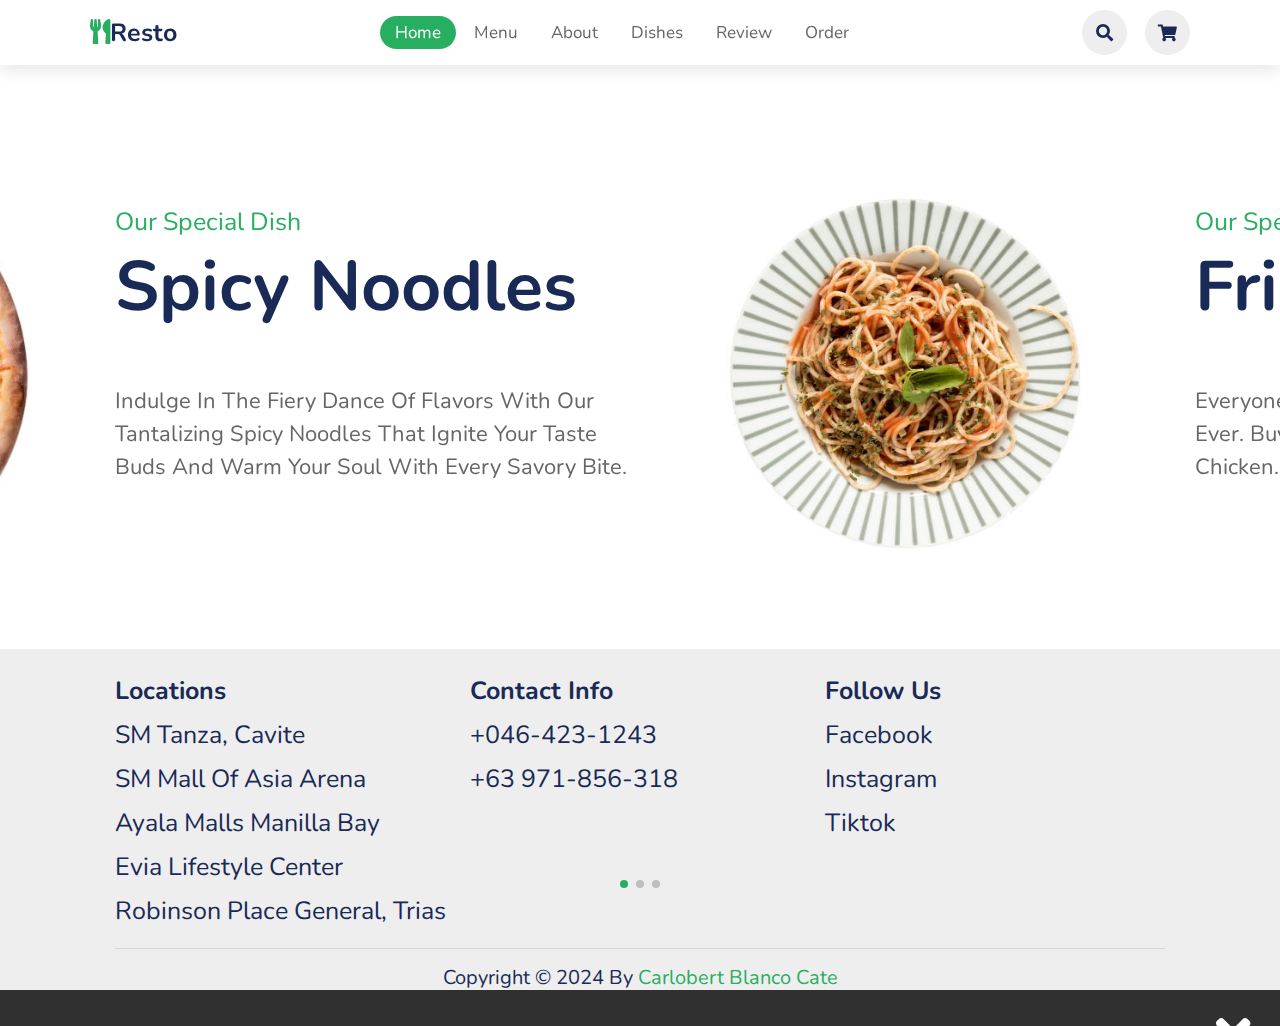
<file: index.html>
<!DOCTYPE html>
<html lang="en">
<head>
    <meta charset="UTF-8">
    <meta http-equiv="X-UA-Compatible" content="IE=edge">
    <meta name="viewport" content="width=device-width, initial-scale=1.0">
    <title>Food Website Design</title>

    <link rel="stylesheet" href="https://unpkg.com/swiper/swiper-bundle.min.css"/>
    <link rel="stylesheet" href="https://cdnjs.cloudflare.com/ajax/libs/font-awesome/5.15.3/css/all.min.css">
    <link rel="stylesheet" href="style.css">
</head>
<body>

<!-- header section starts -->
<header>
    <a href="#" class="logo"><i class="fas fa-utensils"></i>resto</a>

    <nav class="navbar">
        <a class="active" href="index.html">home</a>
        <a href="dishes.html">menu</a>
        <a href="about.html">about</a>
        <a href="menu.html">dishes</a>
        <a href="review.html">review</a>
        <a href="order.html">order</a>
    </nav>

    <div class="icons">
        <i class="fas fa-bars" id="menu-bars"></i>
        <i class="fas fa-search" id="search-icon"></i>
        <i class="fas fa-shopping-cart"></i>
    </div>
</header>
<!-- header section ends -->

<!-- search form -->
<form action="#" id="search-form">
    <input type="search" placeholder="search here..." name="search-box" id="search-box">
    <label for="search-box" class="fas fa-search"></label>
    <i class="fas fa-times" id="close"></i>
</form>

<!-- home section starts -->
<section class="home" id="home">
    <div class="swiper-container home-slider">
        <div class="swiper-wrapper">
            <div class="swiper-slide slide">
                <div class="content">
                    <span>our special dish</span>
                    <h3>spicy noodles</h3>
                    <p>Indulge in the fiery dance of flavors with our tantalizing spicy noodles that ignite your taste buds and warm your soul with every savory bite.</p>
                </div>
                <div class="image">
                    <img src="image1.jpg" alt="spicy noodles">
                </div>
            </div>

            <div class="swiper-slide slide">
                <div class="content">
                    <span>our special dish</span>
                    <h3>fried chicken</h3>
                    <p>Everyone loves fried chicken, Don’t ever make it. Ever. Buy it from a place that makes good fried chicken. – Nora Ephron</p>
                </div>
                <div class="image">
                    <img src="image2.jpg" alt="fried chicken">
                </div>
            </div>

            <div class="swiper-slide slide">
                <div class="content">
                    <span>our special dish</span>
                    <h3>hot pizza</h3>
                    <p>Delight in every slice: where dough, sauce, and toppings unite in a perfect harmony of flavor.</p>
                </div>
                <div class="image">
                    <img src="image3.jpg" alt="hot pizza">
                </div>
            </div>
        </div>
        
        <div class="swiper-pagination"></div>
    </div>
</section>
<!-- home section ends -->


<!--footer section stars-->

<section class="footer">

    <div class="box-container">

        <div class="box">
            <h3>Locations</h3>
            <a href="#">SM Tanza, Cavite</a>
            <a href="#">SM Mall of Asia Arena</a>
            <a href="#">Ayala Malls Manilla Bay</a>
            <a href="#">Evia Lifestyle Center</a>
            <a href="#">Robinson Place General, Trias</a>
        </div>


        <div class="box">
            <h3>Contact Info</h3>
            <a href="tel:+046-423-1243">+046-423-1243</a>
            <a href="tel:+63971-856-318">+63 971-856-318</a>
        </div>

        <div class="box">
            <h3>Follow Us</h3>
            <a href="https://www.facebook.com/">Facebook</a>
            <a href="https://www.instagram.com/">Instagram</a>
            <a href="https://www.tiktok.com/">Tiktok</a>
        </div>


    </div>

    <div class="credit"> 
        Copyright &copy; 2024 by <span>carlobert blanco cate</span>
    </div>

</section>


<!--footer section ends-->

<script src="https://unpkg.com/swiper/swiper-bundle.min.js"></script>
<script src="script.js"></script>
</body>
</html>
</file>
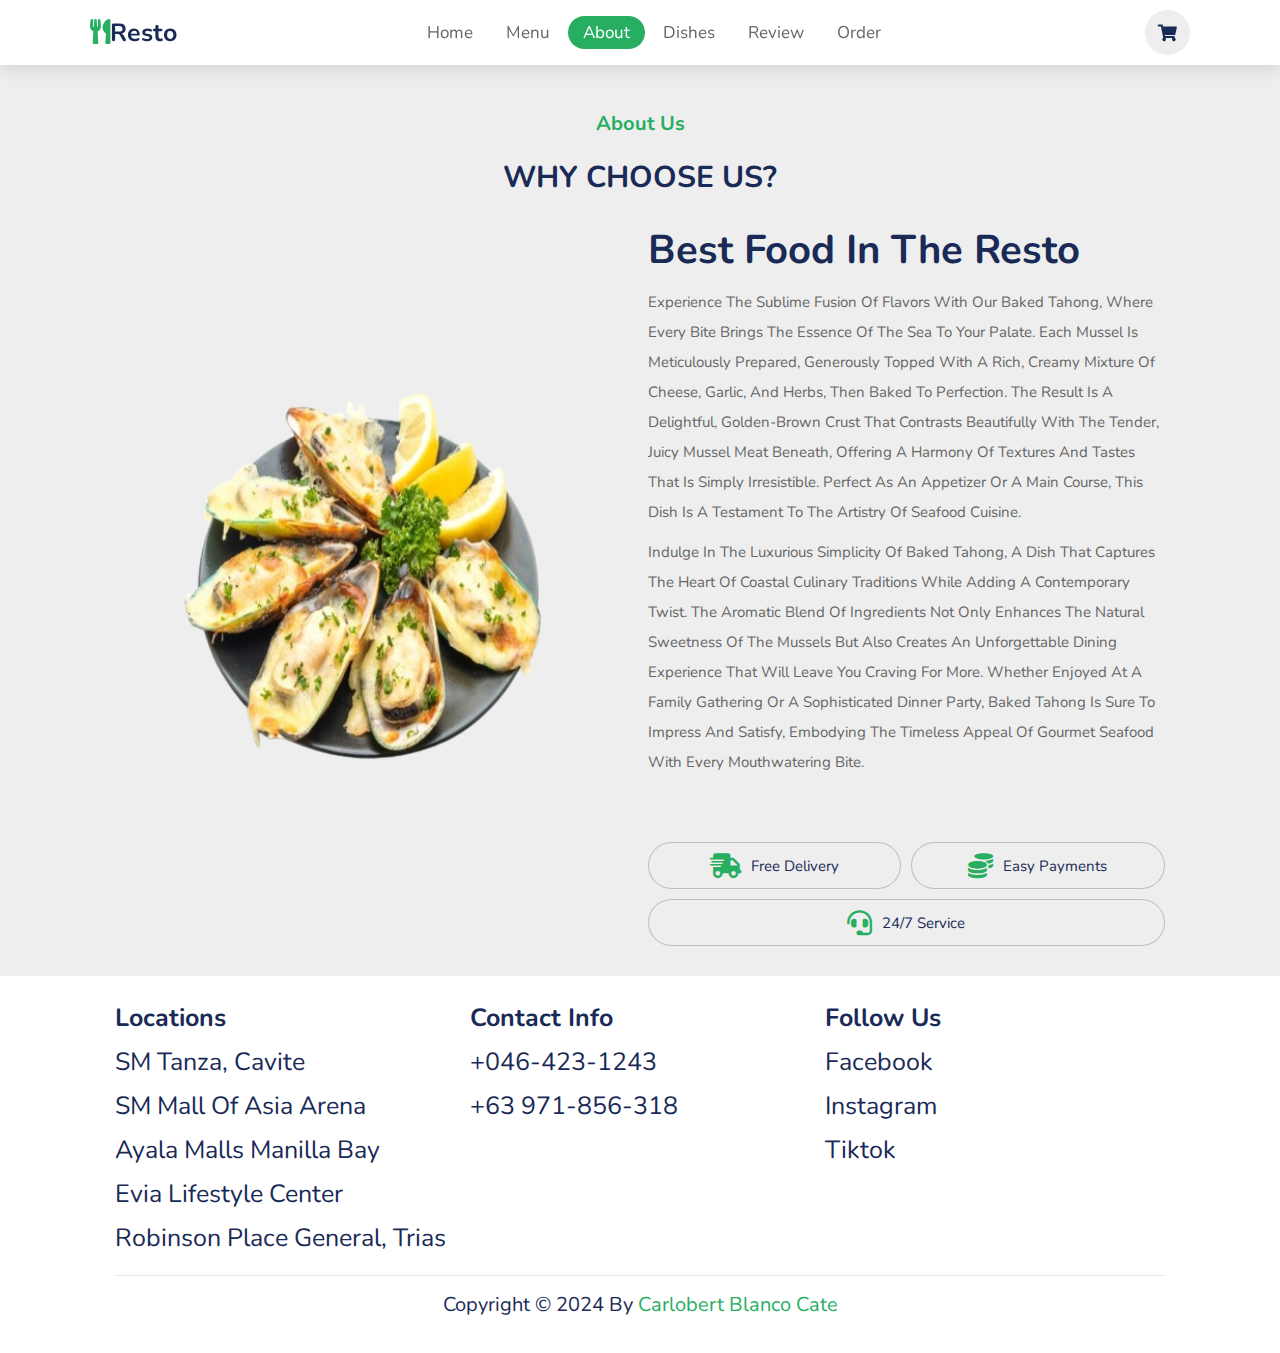
<file: about.html>
<!DOCTYPE html>
<html lang="en">
<head>
    <meta charset="UTF-8">
    <meta http-equiv="X-UA-Compatible" content="IE=edge">
    <meta name="viewport" content="width=device-width, initial-scale=1.0">
    <title>Food Website Design</title>

    <link rel="stylesheet" href="https://unpkg.com/swiper/swiper-bundle.min.css"/>
    <link rel="stylesheet" href="https://cdnjs.cloudflare.com/ajax/libs/font-awesome/5.15.3/css/all.min.css">
    <link rel="stylesheet" href="style.css">
</head>
<body>

<!-- header section starts -->
<header>
    <a href="#" class="logo"><i class="fas fa-utensils"></i>resto</a>

    <nav class="navbar">
        <a href="index.html">home</a>
        <a href="dishes.html">menu</a>
        <a class="active" href="about.html">about</a>
        <a href="menu.html">dishes</a>
        <a href="review.html">review</a>
        <a href="order.html">order</a>
    </nav>

    <div class="icons">
        <i class="fas fa-bars" id="menu-bars"></i>
        <i class="fas fa-shopping-cart"></i>
    </div>
</header>
<!-- header section ends -->

<!--about section starts-->

<section class="about" id="about">
    <div class="container">

        <h3 class="sub-heading">About Us</h3>
        <h1 class="heading">Why Choose Us?</h1>
    <div class="row">

        <div class="image">
            <img src="best seller.png" alt="Best Seller">
        </div>

        <div class="content">
            <h3>Best Food in the resto</h3>
            <p>Experience the sublime fusion of flavors with our Baked Tahong, where every bite brings the essence of the sea to your palate. Each mussel is meticulously prepared, generously topped with a rich, creamy mixture of cheese, garlic, and herbs, then baked to perfection. The result is a delightful, golden-brown crust that contrasts beautifully with the tender, juicy mussel meat beneath, offering a harmony of textures and tastes that is simply irresistible. Perfect as an appetizer or a main course, this dish is a testament to the artistry of seafood cuisine.</p>
            <p>Indulge in the luxurious simplicity of Baked Tahong, a dish that captures the heart of coastal culinary traditions while adding a contemporary twist. The aromatic blend of ingredients not only enhances the natural sweetness of the mussels but also creates an unforgettable dining experience that will leave you craving for more. Whether enjoyed at a family gathering or a sophisticated dinner party, Baked Tahong is sure to impress and satisfy, embodying the timeless appeal of gourmet seafood with every mouthwatering bite.</p>

            <div class="icons-container"> 
                <div class="icons">
                    <i class="fas fa-shipping-fast"></i>
                    <span>Free Delivery</span>
                </div>
                <div class="icons">
                    <i class="fas fa-coins"></i>
                    <span>Easy Payments</span>
                </div>

                <link rel="stylesheet" href="https://cdnjs.cloudflare.com/ajax/libs/font-awesome/5.15.3/css/all.min.css" integrity="sha512-..." crossorigin="anonymous" />

                <div class="icons ">
                    <i class="fas fa-headset"></i>
                    <span>24/7 Service</span>
                </div>
            </div>
            
        </div>
    </div>
    
</section>


<!--about section ends-->


<!--footer section stars-->

<section class="footer">

    <div class="box-container">

        <div class="box">
            <h3>Locations</h3>
            <a href="#">SM Tanza, Cavite</a>
            <a href="#">SM Mall of Asia Arena</a>
            <a href="#">Ayala Malls Manilla Bay</a>
            <a href="#">Evia Lifestyle Center</a>
            <a href="#">Robinson Place General, Trias</a>
        </div>


        <div class="box">
            <h3>Contact Info</h3>
            <a href="tel:+046-423-1243">+046-423-1243</a>
            <a href="tel:+63971-856-318">+63 971-856-318</a>
        </div>

        <div class="box">
            <h3>Follow Us</h3>
            <a href="https://www.facebook.com/">Facebook</a>
            <a href="https://www.instagram.com/">Instagram</a>
            <a href="https://www.tiktok.com/">Tiktok</a>
        </div>


    </div>

    <div class="credit"> 
        Copyright &copy; 2024 by <span>carlobert blanco cate</span>
    </div>
</section>
<script src="https://unpkg.com/swiper/swiper-bundle.min.js"></script>
<script src="script.js"></script>


<!--footer section ends-->
</file>
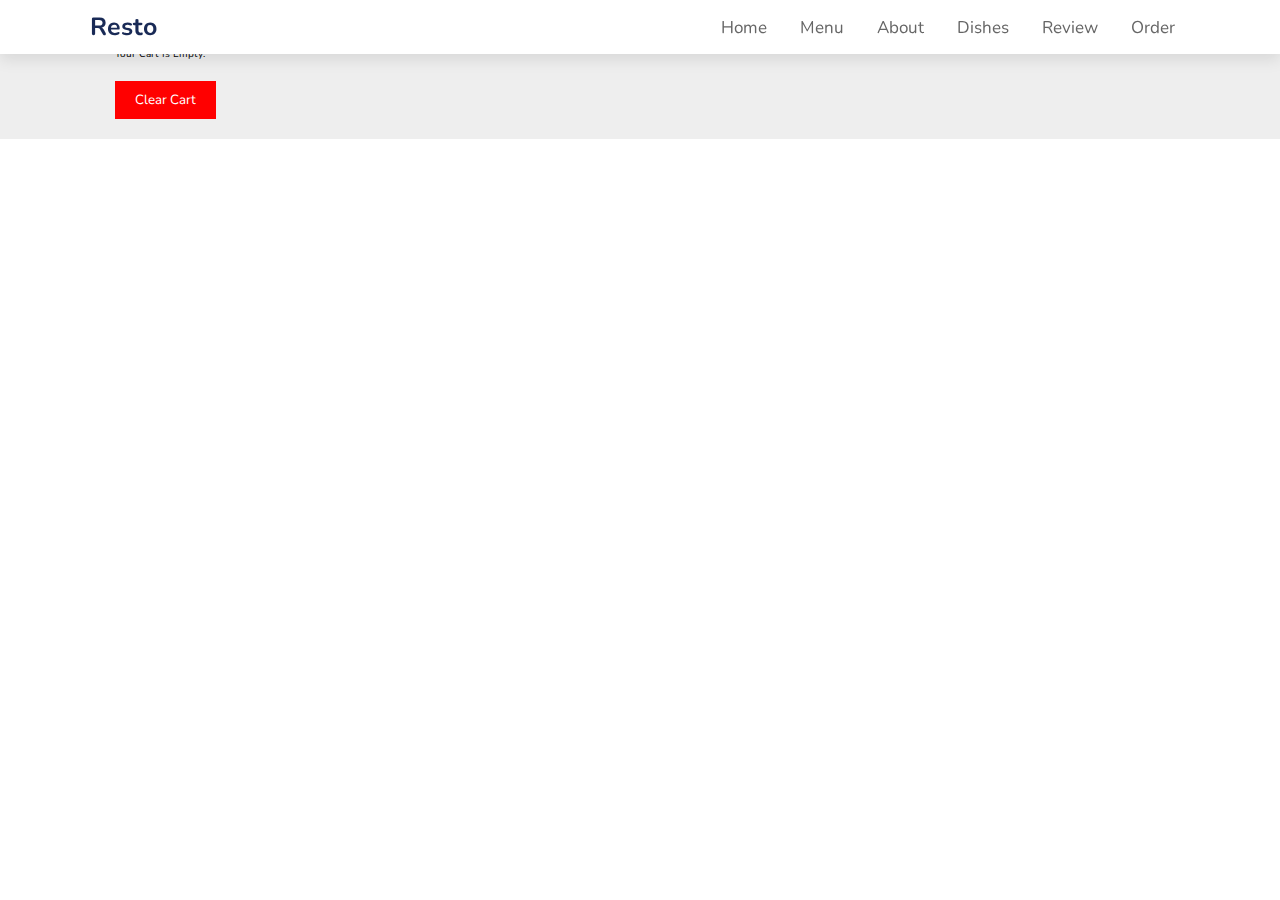
<file: cart.html>
<!DOCTYPE html>
<html lang="en">
<head>
    <meta charset="UTF-8">
    <meta http-equiv="X-UA-Compatible" content="IE=edge">
    <meta name="viewport" content="width=device-width, initial-scale=1.0">
    <title>Your Cart</title>
    <link rel="stylesheet" href="style.css">
</head>
<body>

<header>
    <a href="#" class="logo"><i class="fas fa-utensils"></i>resto</a>

    <nav class="navbar">
        <a href="index.html">home</a>
        <a href="dishes.html">menu</a>
        <a href="about.html">about</a>
        <a href="menu.html">dishes</a>
        <a href="review.html">review</a>
        <a href="order.html">order</a>
    </nav>
</header>

<section class="cart">
    <h1>Your Cart</h1>
    <div class="cart-container" id="cart-container"></div>
    <div class="cart-buttons">
        <button id="clear-cart">Clear Cart</button>
    </div>
</section>

<script>
// JavaScript to display cart items and handle "Remove" and "Clear" functionality
document.addEventListener('DOMContentLoaded', () => {
    const cartContainer = document.getElementById('cart-container');
    const clearCartButton = document.getElementById('clear-cart');
    let cart = JSON.parse(localStorage.getItem('cart')) || [];

    function renderCart() {
        cartContainer.innerHTML = '';
        if (cart.length === 0) {
            cartContainer.innerHTML = '<p>Your cart is empty.</p>';
        } else {
            cart.forEach((item, index) => {
                const cartItem = document.createElement('div');
                cartItem.classList.add('cart-item');
                cartItem.innerHTML = `
                    <img src="${item.img}" alt="${item.name}">
                    <div>
                        <h3>${item.name}</h3>
                        <p>Price: ₱ ${item.price}</p>
                        <button class="remove-item" data-index="${index}">Remove</button>
                    </div>
                `;
                cartContainer.appendChild(cartItem);
            });

            document.querySelectorAll('.remove-item').forEach(button => {
                button.addEventListener('click', (event) => {
                    const index = event.target.getAttribute('data-index');
                    cart.splice(index, 1);
                    localStorage.setItem('cart', JSON.stringify(cart));
                    renderCart();
                });
            });
        }
    }

    clearCartButton.addEventListener('click', () => {
        cart = [];
        localStorage.setItem('cart', JSON.stringify(cart));
        renderCart();
    });

    renderCart();
});
</script>

</body>
</html>
</file>
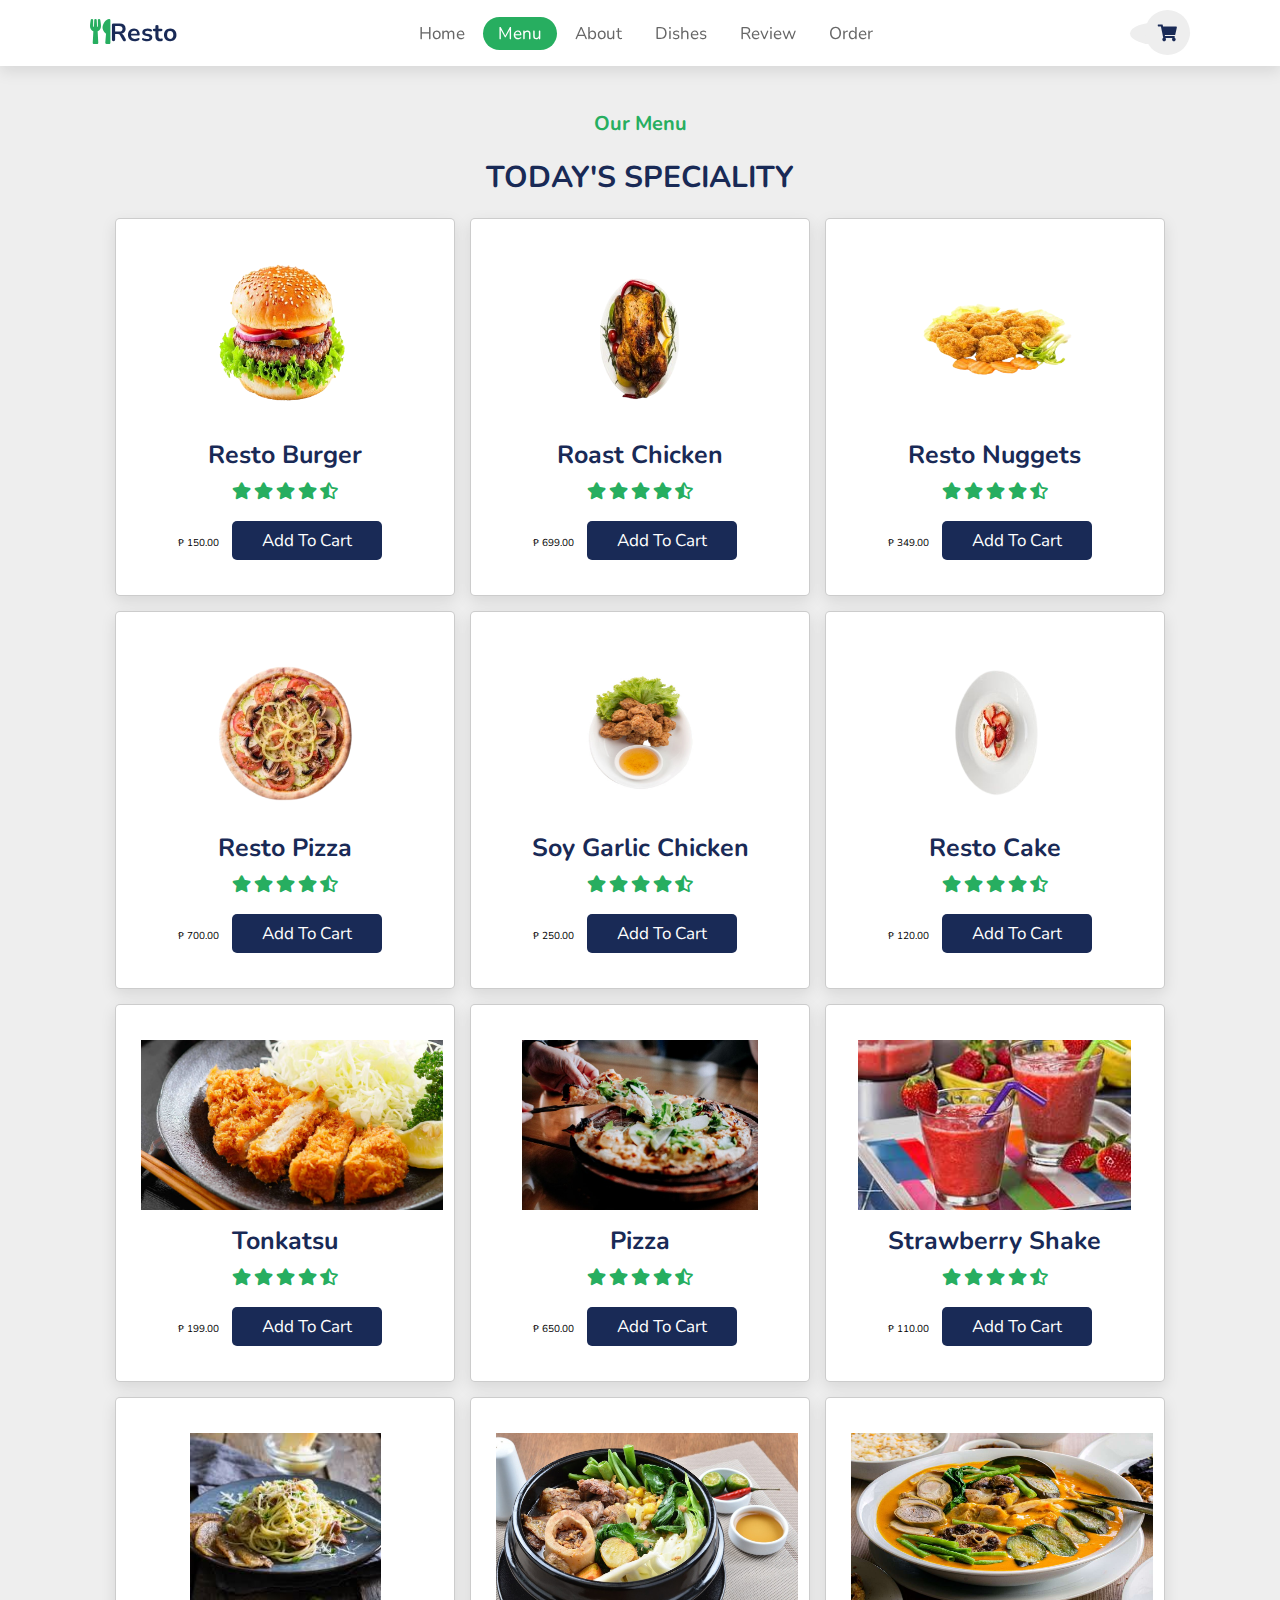
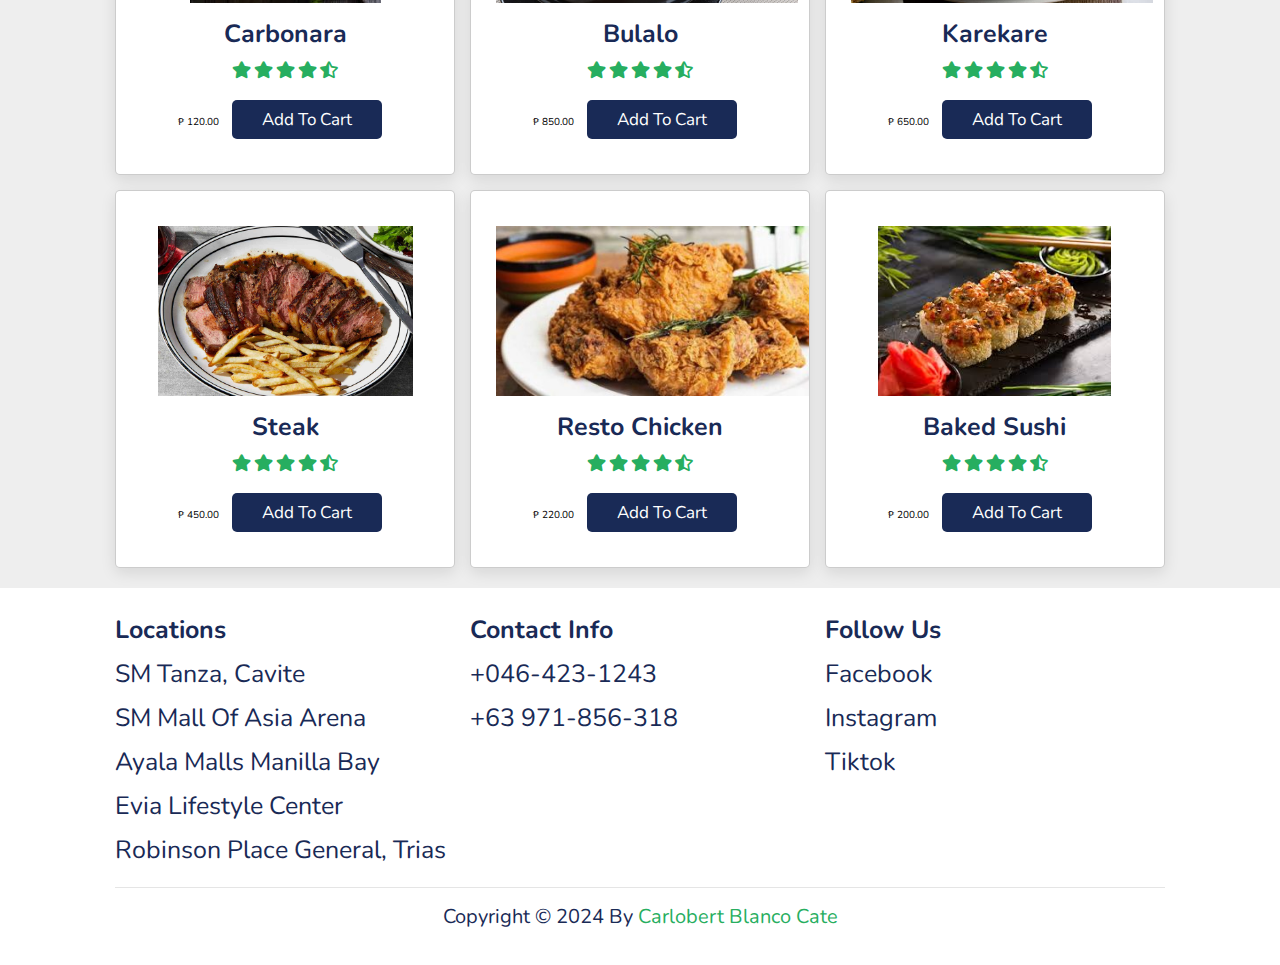
<file: dishes.html>
<!DOCTYPE html>
<html lang="en">
<head>
    <meta charset="UTF-8">
    <meta http-equiv="X-UA-Compatible" content="IE=edge">
    <meta name="viewport" content="width=device-width, initial-scale=1.0">
    <title>Food Website Design</title>

    <link rel="stylesheet" href="https://unpkg.com/swiper/swiper-bundle.min.css"/>
    <link rel="stylesheet" href="https://cdnjs.cloudflare.com/ajax/libs/font-awesome/5.15.3/css/all.min.css">
    <link rel="stylesheet" href="style.css">
</head>
<body>

<!-- header section starts -->
<header>
    <a href="#" class="logo"><i class="fas fa-utensils"></i>resto</a>

    <nav class="navbar">
        <a href="index.html">home</a>
        <a class="active"  href="dishes.html">menu</a>
        <a href="about.html">about</a>
        <a href="menu.html">dishes</a>
        <a href="review.html">review</a>
        <a href="order.html">order</a>
    </nav>

    <div class="icons">
        <i class="fas fa-bars" id="menu-bars"></i>
        <a href="cart.html"><i class="fas fa-shopping-cart"></i></a>
    </div>
</header>
<!-- header section ends -->

<!-- dishes section starts -->
<section class="dishes" id="dishes">

    <h3 class="sub-heading"> our menu </h3>
    <h1 class="heading"> today's speciality  </h1>

    <div class="box-container">

        <div class="box">
            <a href="#" class="fas fa-heart"></a>
            <a href="#" class="fas fa-eye"></a>
            <img src="dishes1.png" alt="Resto burger">
            <h3>Resto burger</h3>
            <div class="stars">
                <i class="fas fa-star"></i>
                <i class="fas fa-star"></i>
                <i class="fas fa-star"></i>
                <i class="fas fa-star"></i>
                <i class="fas fa-star-half-alt"></i>
            </div>
            <span>₱ 150.00</span>
            <a href="#" class="btn add-to-cart" data-id="1" data-name="Resto burger" data-price="150.00" data-img="dishes1.png">add to cart</a>
        </div>

        <div class="box">
            <a href="#" class="fas fa-heart"></a>
            <a href="#" class="fas fa-eye"></a>
            <img src="dishes2.png" alt="Roast Chicken">
            <h3>Roast Chicken</h3>
            <div class="stars">
                <i class="fas fa-star"></i>
                <i class="fas fa-star"></i>
                <i class="fas fa-star"></i>
                <i class="fas fa-star"></i>
                <i class="fas fa-star-half-alt"></i>
            </div>
            <span>₱ 699.00</span>
            <a href="#" class="btn add-to-cart" data-id="2" data-name="Roast Chicken" data-price="699.00" data-img="dishes2.png">add to cart</a>
        </div>
        
        <div class="box">
            <a href="#" class="fas fa-heart"></a>
            <a href="#" class="fas fa-eye"></a>
            <img src="dishes3.png" alt="tasty food">
            <h3>Resto Nuggets</h3>
            <div class="stars">
                <i class="fas fa-star"></i>
                <i class="fas fa-star"></i>
                <i class="fas fa-star"></i>
                <i class="fas fa-star"></i>
                <i class="fas fa-star-half-alt"></i>
            </div>
            <span>₱ 349.00</span>
            <a href="#" class="btn add-to-cart" data-id="1" data-name="tasty food" data-price="15.99">add to cart</a>
        </div>
        
        <div class="box">
            <a href="#" class="fas fa-heart"></a>
            <a href="#" class="fas fa-eye"></a>
            <img src="dishes4.png" alt="tasty food">
            <h3>Resto Pizza</h3>
            <div class="stars">
                <i class="fas fa-star"></i>
                <i class="fas fa-star"></i>
                <i class="fas fa-star"></i>
                <i class="fas fa-star"></i>
                <i class="fas fa-star-half-alt"></i>
            </div>
            <span>₱ 700.00</span>
            <a href="#" class="btn add-to-cart" data-id="1" data-name="tasty food" data-price="15.99">add to cart</a>
        </div>
        
        <div class="box">
            <a href="#" class="fas fa-heart"></a>
            <a href="#" class="fas fa-eye"></a>
            <img src="image2.jpg" alt="tasty food">
            <h3>Soy Garlic chicken</h3>
            <div class="stars">
                <i class="fas fa-star"></i>
                <i class="fas fa-star"></i>
                <i class="fas fa-star"></i>
                <i class="fas fa-star"></i>
                <i class="fas fa-star-half-alt"></i>
            </div>
            <span>₱ 250.00</span>
            <a href="#" class="btn add-to-cart" data-id="1" data-name="tasty food" data-price="15.99">add to cart</a>
        </div>
        
        <div class="box">
            <a href="#" class="fas fa-heart"></a>
            <a href="#" class="fas fa-eye"></a>
            <img src="dishes6.png" alt="tasty food">
            <h3>Resto Cake</h3>
            <div class="stars">
                <i class="fas fa-star"></i>
                <i class="fas fa-star"></i>
                <i class="fas fa-star"></i>
                <i class="fas fa-star"></i>
                <i class="fas fa-star-half-alt"></i>
            </div>
            <span>₱ 120.00</span>
            <a href="#" class="btn add-to-cart" data-id="1" data-name="tasty food" data-price="15.99">add to cart</a>
        </div>

        <div class="box">
            <a href="#" class="fas fa-heart"></a>
            <a href="#" class="fas fa-eye"></a>
            <img src="menu1.webp" alt="tasty food">
            <h3>tonkatsu</h3>
            <div class="stars">
                <i class="fas fa-star"></i>
                <i class="fas fa-star"></i>
                <i class="fas fa-star"></i>
                <i class="fas fa-star"></i>
                <i class="fas fa-star-half-alt"></i>
            </div>
            <span>₱ 199.00</span>
            <a href="#" class="btn add-to-cart" data-id="1" data-name="tasty food" data-price="15.99">add to cart</a>
        </div>

        <div class="box">
            <a href="#" class="fas fa-heart"></a>
            <a href="#" class="fas fa-eye"></a>
            <img src="menu2.jpg" alt="tasty food">
            <h3>Pizza</h3>
            <div class="stars">
                <i class="fas fa-star"></i>
                <i class="fas fa-star"></i>
                <i class="fas fa-star"></i>
                <i class="fas fa-star"></i>
                <i class="fas fa-star-half-alt"></i>
            </div>
            <span>₱ 650.00</span>
            <a href="#" class="btn add-to-cart" data-id="1" data-name="tasty food" data-price="15.99">add to cart</a>
        </div>

        <div class="box">
            <a href="#" class="fas fa-heart"></a>
            <a href="#" class="fas fa-eye"></a>
            <img src="menu3.jfif" alt="tasty food">
            <h3>strawberry shake</h3>
            <div class="stars">
                <i class="fas fa-star"></i>
                <i class="fas fa-star"></i>
                <i class="fas fa-star"></i>
                <i class="fas fa-star"></i>
                <i class="fas fa-star-half-alt"></i>
            </div>
            <span>₱ 110.00</span>
            <a href="#" class="btn add-to-cart" data-id="1" data-name="tasty food" data-price="15.99">add to cart</a>
        </div>

        <div class="box">
            <a href="#" class="fas fa-heart"></a>
            <a href="#" class="fas fa-eye"></a>
            <img src="menu4.jfif" alt="tasty food">
            <h3>carbonara</h3>
            <div class="stars">
                <i class="fas fa-star"></i>
                <i class="fas fa-star"></i>
                <i class="fas fa-star"></i>
                <i class="fas fa-star"></i>
                <i class="fas fa-star-half-alt"></i>
            </div>
            <span>₱ 120.00</span>
            <a href="#" class="btn add-to-cart" data-id="1" data-name="tasty food" data-price="15.99">add to cart</a>
        </div>

        <div class="box">
            <a href="#" class="fas fa-heart"></a>
            <a href="#" class="fas fa-eye"></a>
            <img src="menu5.jpg" alt="tasty food">
            <h3>bulalo</h3>
            <div class="stars">
                <i class="fas fa-star"></i>
                <i class="fas fa-star"></i>
                <i class="fas fa-star"></i>
                <i class="fas fa-star"></i>
                <i class="fas fa-star-half-alt"></i>
            </div>
            <span>₱ 850.00</span>
            <a href="#" class="btn add-to-cart" data-id="1" data-name="tasty food" data-price="15.99">add to cart</a>
        </div>

        <div class="box">
            <a href="#" class="fas fa-heart"></a>
            <a href="#" class="fas fa-eye"></a>
            <img src="menu6.jpg" alt="tasty food">
            <h3>karekare</h3>
            <div class="stars">
                <i class="fas fa-star"></i>
                <i class="fas fa-star"></i>
                <i class="fas fa-star"></i>
                <i class="fas fa-star"></i>
                <i class="fas fa-star-half-alt"></i>
            </div>
            <span>₱ 650.00</span>
            <a href="#" class="btn add-to-cart" data-id="1" data-name="tasty food" data-price="15.99">add to cart</a>
        </div>

        <div class="box">
            <a href="#" class="fas fa-heart"></a>
            <a href="#" class="fas fa-eye"></a>
            <img src="menu7.jpg" alt="tasty food">
            <h3>steak</h3>
            <div class="stars">
                <i class="fas fa-star"></i>
                <i class="fas fa-star"></i>
                <i class="fas fa-star"></i>
                <i class="fas fa-star"></i>
                <i class="fas fa-star-half-alt"></i>
            </div>
            <span>₱ 450.00</span>
            <a href="#" class="btn add-to-cart" data-id="1" data-name="tasty food" data-price="15.99">add to cart</a>
        </div>

        <div class="box">
            <a href="#" class="fas fa-heart"></a>
            <a href="#" class="fas fa-eye"></a>
            <img src="menu8.webp" alt="tasty food">
            <h3>resto chicken</h3>
            <div class="stars">
                <i class="fas fa-star"></i>
                <i class="fas fa-star"></i>
                <i class="fas fa-star"></i>
                <i class="fas fa-star"></i>
                <i class="fas fa-star-half-alt"></i>
            </div>
            <span>₱ 220.00</span>
            <a href="#" class="btn add-to-cart" data-id="1" data-name="tasty food" data-price="15.99">add to cart</a>
        </div>

        <div class="box">
            <a href="#" class="fas fa-heart"></a>
            <a href="#" class="fas fa-eye"></a>
            <img src="menu9.jfif" alt="tasty food">
            <h3>baked sushi</h3>
            <div class="stars">
                <i class="fas fa-star"></i>
                <i class="fas fa-star"></i>
                <i class="fas fa-star"></i>
                <i class="fas fa-star"></i>
                <i class="fas fa-star-half-alt"></i>
            </div>
            <span>₱ 200.00</span>
            <a href="#" class="btn add-to-cart" data-id="1" data-name="tasty food" data-price="15.99">add to cart</a>
        </div>


        
        </div>   
        
            </div>   
        
        </section>
        
        <!-- dishes section ends -->
        
        <!--footer section stars-->
        
        <section class="footer">
        
            <div class="box-container">
                
                <div class="box">
                    <h3>Locations</h3>
                    <a href="#">SM Tanza, Cavite</a>
                    <a href="#">SM Mall of Asia Arena</a>
                    <a href="#">Ayala Malls Manilla Bay</a>
                    <a href="#">Evia Lifestyle Center</a>
                    <a href="#">Robinson Place General, Trias</a>
                </div>
        
        
                <div class="box">
                    <h3>Contact Info</h3>
                    <a href="tel:+046-423-1243">+046-423-1243</a>
                    <a href="tel:+63971-856-318">+63 971-856-318</a>
                </div>
        
                <div class="box">
                    <h3>Follow Us</h3>
                    <a href="https://www.facebook.com/">Facebook</a>
                    <a href="https://www.instagram.com/">Instagram</a>
                    <a href="https://www.tiktok.com/">Tiktok</a>
                </div>
        
            </div>
        
            <div class="credit"> 
                Copyright &copy; 2024 by <span>carlobert blanco cate</span>
            </div>
        
</section>

<!--footer section ends-->

<script>
// pinagsama ko kasi mas madali at organized
document.addEventListener('DOMContentLoaded', () => {
    const cartButtons = document.querySelectorAll('.add-to-cart');

    cartButtons.forEach(button => {
        button.addEventListener('click', (event) => {
            event.preventDefault();
            const src = button.getAttribute('data-img')
            const id = button.getAttribute('data-id');
            const name = button.getAttribute('data-name');
            const price = button.getAttribute('data-price');
            const item = { id, name, price };

            let cart = JSON.parse(localStorage.getItem('cart')) || [];
            cart.push(item);
            localStorage.setItem('cart', JSON.stringify(cart));

            alert(`${name} added to cart!`);
        });
    });
});
</script>

</body>
</html>
</file>
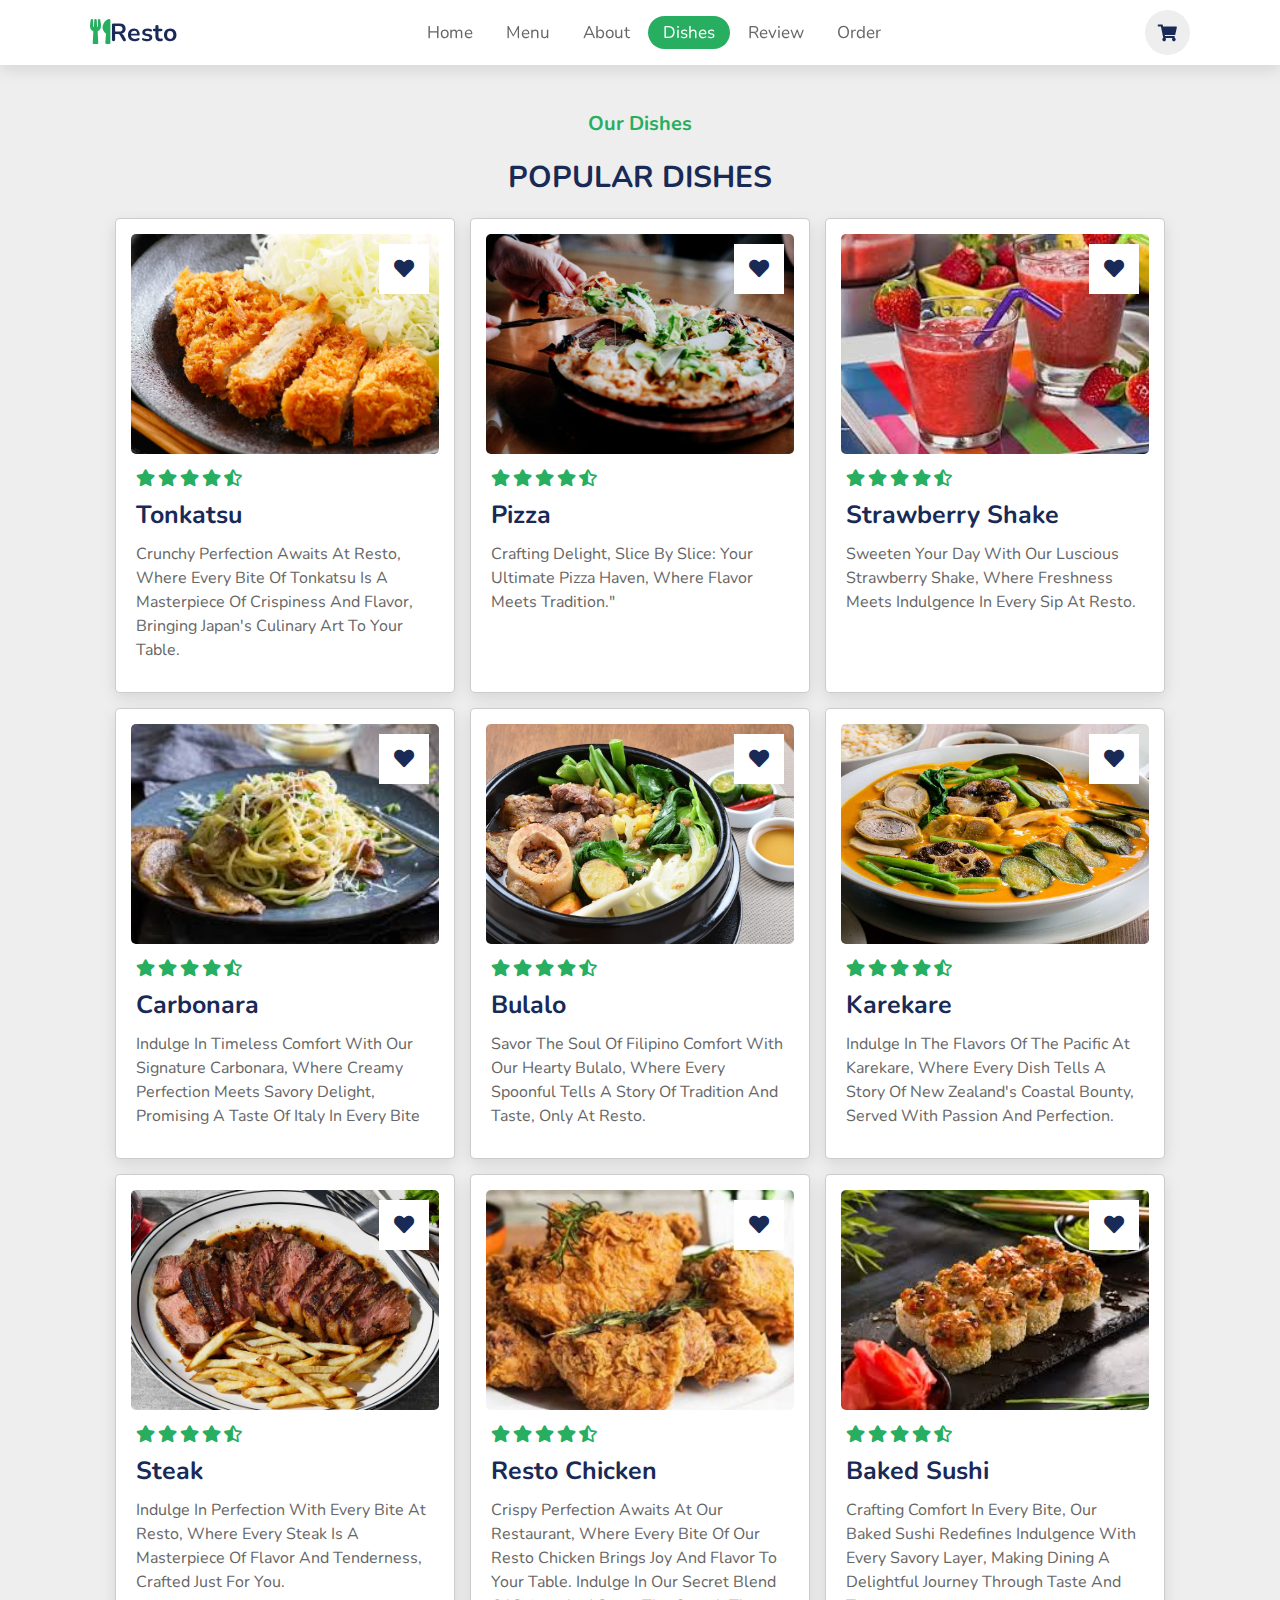
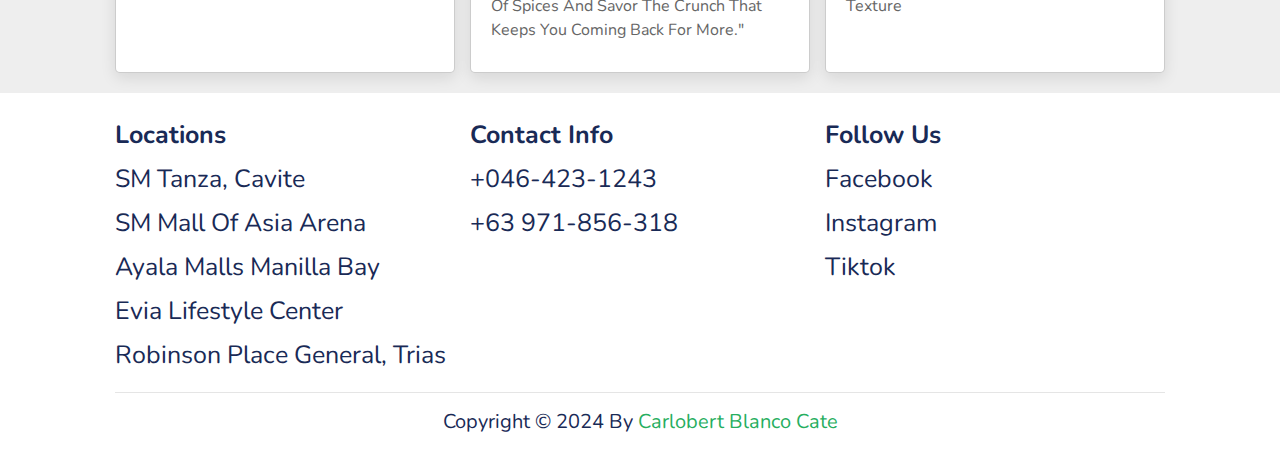
<file: menu.html>
<!DOCTYPE html>
<html lang="en">
<head>
    <meta charset="UTF-8">
    <meta http-equiv="X-UA-Compatible" content="IE=edge">
    <meta name="viewport" content="width=device-width, initial-scale=1.0">
    <title>Food Website Design</title>

    <link rel="stylesheet" href="https://unpkg.com/swiper/swiper-bundle.min.css"/>
    <link rel="stylesheet" href="https://cdnjs.cloudflare.com/ajax/libs/font-awesome/5.15.3/css/all.min.css">
    <link rel="stylesheet" href="style.css">
</head>
<body>

<!-- header section starts -->
<header>
    <a href="#" class="logo"><i class="fas fa-utensils"></i>resto</a>

    <nav class="navbar">
        <a href="#home">home</a>
        <a href="dishes.html">menu</a>
        <a href="about.html">about</a>
        <a class="active" href="menu.html">dishes</a>
        <a href="review.html">review</a>
        <a href="order.html">order</a>
    </nav>

    <div class="icons">
        <i class="fas fa-bars" id="menu-bars"></i>
        <i class="fas fa-shopping-cart"></i>
    </div>
</header>
<!-- header section ends -->

<!--menu section starts-->

<section class="menu" id="menu">

    <h3 class="sub-heading">our dishes</h3>
    <h1 class="heading">popular dishes</h1>

    <div class="box-container">

        <div class="box">
            <div class="image">
                <img src="menu1.webp"alt="">
                <a href="#" class="fas fa-heart"></a>
            </div>
            <div class="content">
                <div class="stars">
                    <i class="fas fa-star"></i>
                    <i class="fas fa-star"></i>
                    <i class="fas fa-star"></i>
                    <i class="fas fa-star"></i>
                    <i class="fas fa-star-half-alt"></i>
                </div>
                <h3>tonkatsu</h3>
                <p>Crunchy perfection awaits at Resto, where every bite of tonkatsu is a masterpiece of crispiness and flavor, bringing Japan's culinary art to your table.</p>
                </div>
        </div>
        <div class="box">
            <div class="image">
                <img src="menu2.jpg"alt="">
                <a href="#" class="fas fa-heart"></a>
            </div>
            <div class="content">
                <div class="stars">
                    <i class="fas fa-star"></i>
                    <i class="fas fa-star"></i>
                    <i class="fas fa-star"></i>
                    <i class="fas fa-star"></i>
                    <i class="fas fa-star-half-alt"></i>
                </div>
                <h3>Pizza</h3>
                <p>Crafting Delight, Slice by Slice: Your Ultimate Pizza Haven, Where Flavor Meets Tradition."</p>
            </div>
        </div>
        <div class="box">
            <div class="image">
                <img src="menu3.jfif"alt="">
                <a href="#" class="fas fa-heart"></a>
            </div>
            <div class="content">
                <div class="stars">
                    <i class="fas fa-star"></i>
                    <i class="fas fa-star"></i>
                    <i class="fas fa-star"></i>
                    <i class="fas fa-star"></i>
                    <i class="fas fa-star-half-alt"></i>
                </div>
                <h3>strawberry shake </h3>
                <p>Sweeten your day with our luscious Strawberry Shake, where freshness meets indulgence in every sip at resto.</p>

            </div>
        </div>
        <div class="box">
            <div class="image">
                <img src="menu4.jfif"alt="">
                <a href="#" class="fas fa-heart"></a>
            </div>
            <div class="content">
                <div class="stars">
                    <i class="fas fa-star"></i>
                    <i class="fas fa-star"></i>
                    <i class="fas fa-star"></i>
                    <i class="fas fa-star"></i>
                    <i class="fas fa-star-half-alt"></i>
                </div>
                <h3>carbonara</h3>
                <p>Indulge in timeless comfort with our signature Carbonara, where creamy perfection meets savory delight, promising a taste of Italy in every bite</p>
            </div>
        </div>
        <div class="box">
            <div class="image">
                <img src="menu5.jpg"alt="">
                <a href="#" class="fas fa-heart"></a>
            </div>
            <div class="content">
                <div class="stars">
                    <i class="fas fa-star"></i>
                    <i class="fas fa-star"></i>
                    <i class="fas fa-star"></i>
                    <i class="fas fa-star"></i>
                    <i class="fas fa-star-half-alt"></i>
                </div>
                <h3>bulalo </h3>
                <p>Savor the soul of Filipino comfort with our hearty bulalo, where every spoonful tells a story of tradition and taste, only at Resto.</p>
            </div>
        </div>
        <div class="box">
            <div class="image">
                <img src="menu6.jpg"alt="">
                <a href="#" class="fas fa-heart"></a>
            </div>
            <div class="content">
                <div class="stars">
                    <i class="fas fa-star"></i>
                    <i class="fas fa-star"></i>
                    <i class="fas fa-star"></i>
                    <i class="fas fa-star"></i>
                    <i class="fas fa-star-half-alt"></i>
                </div>
                <h3>karekare</h3>
                <p>Indulge in the flavors of the Pacific at Karekare, where every dish tells a story of New Zealand's coastal bounty, served with passion and perfection.</p>
            </div>
        </div>
        <div class="box">
            <div class="image">
                <img src="menu7.jpg"alt="">
                <a href="#" class="fas fa-heart"></a>
            </div>
            <div class="content">
                <div class="stars">
                    <i class="fas fa-star"></i>
                    <i class="fas fa-star"></i>
                    <i class="fas fa-star"></i>
                    <i class="fas fa-star"></i>
                    <i class="fas fa-star-half-alt"></i>
                </div>
                <h3>steak</h3>
                <p>Indulge in perfection with every bite at Resto, where every steak is a masterpiece of flavor and tenderness, crafted just for you. </p>
            </div>
        </div>
        <div class="box">
            <div class="image">
                <img src="menu8.webp"alt="">
                <a href="#" class="fas fa-heart"></a>
            </div>
            <div class="content">
                <div class="stars">
                    <i class="fas fa-star"></i>
                    <i class="fas fa-star"></i>
                    <i class="fas fa-star"></i>
                    <i class="fas fa-star"></i>
                    <i class="fas fa-star-half-alt"></i>
                </div>
                <h3>resto chicken</h3>
                <p>Crispy perfection awaits at our restaurant, where every bite of our resto chicken brings joy and flavor to your table. Indulge in our secret blend of spices and savor the crunch that keeps you coming back for more."</p>
            </div>
        </div>
        <div class="box">
            <div class="image">
                <img src="menu9.jfif"alt="">
                <a href="#" class="fas fa-heart"></a>
            </div>
            <div class="content">
                <div class="stars">
                    <i class="fas fa-star"></i>
                    <i class="fas fa-star"></i>
                    <i class="fas fa-star"></i>
                    <i class="fas fa-star"></i>
                    <i class="fas fa-star-half-alt"></i>
                </div>
                <h3>baked sushi</h3>
                <p>Crafting comfort in every bite, our baked sushi redefines indulgence with every savory layer, making dining a delightful journey through taste and texture</p>
            </div>
        </div>
    


    </div>

</section>


<!--menu section ends-->

<!--footer section stars-->

<section class="footer">

    <div class="box-container">

        <div class="box">
            <h3>Locations</h3>
            <a href="#">SM Tanza, Cavite</a>
            <a href="#">SM Mall of Asia Arena</a>
            <a href="#">Ayala Malls Manilla Bay</a>
            <a href="#">Evia Lifestyle Center</a>
            <a href="#">Robinson Place General, Trias</a>
        </div>



        <div class="box">
            <h3>Contact Info</h3>
            <a href="tel:+046-423-1243">+046-423-1243</a>
            <a href="tel:+63971-856-318">+63 971-856-318</a>
        </div>

        <div class="box">
            <h3>Follow Us</h3>
            <a href="https://www.facebook.com/">Facebook</a>
            <a href="https://www.instagram.com/">Instagram</a>
            <a href="https://www.tiktok.com/">Tiktok</a>
        </div>


    </div>

    <div class="credit"> 
        Copyright &copy; 2024 by <span>carlobert blanco cate</span>
    </div>
    <script src="https://unpkg.com/swiper/swiper-bundle.min.js"></script>
    <script src="script.js"></script>
</section>
</body>
</html>

<!--footer section ends-->
</file>
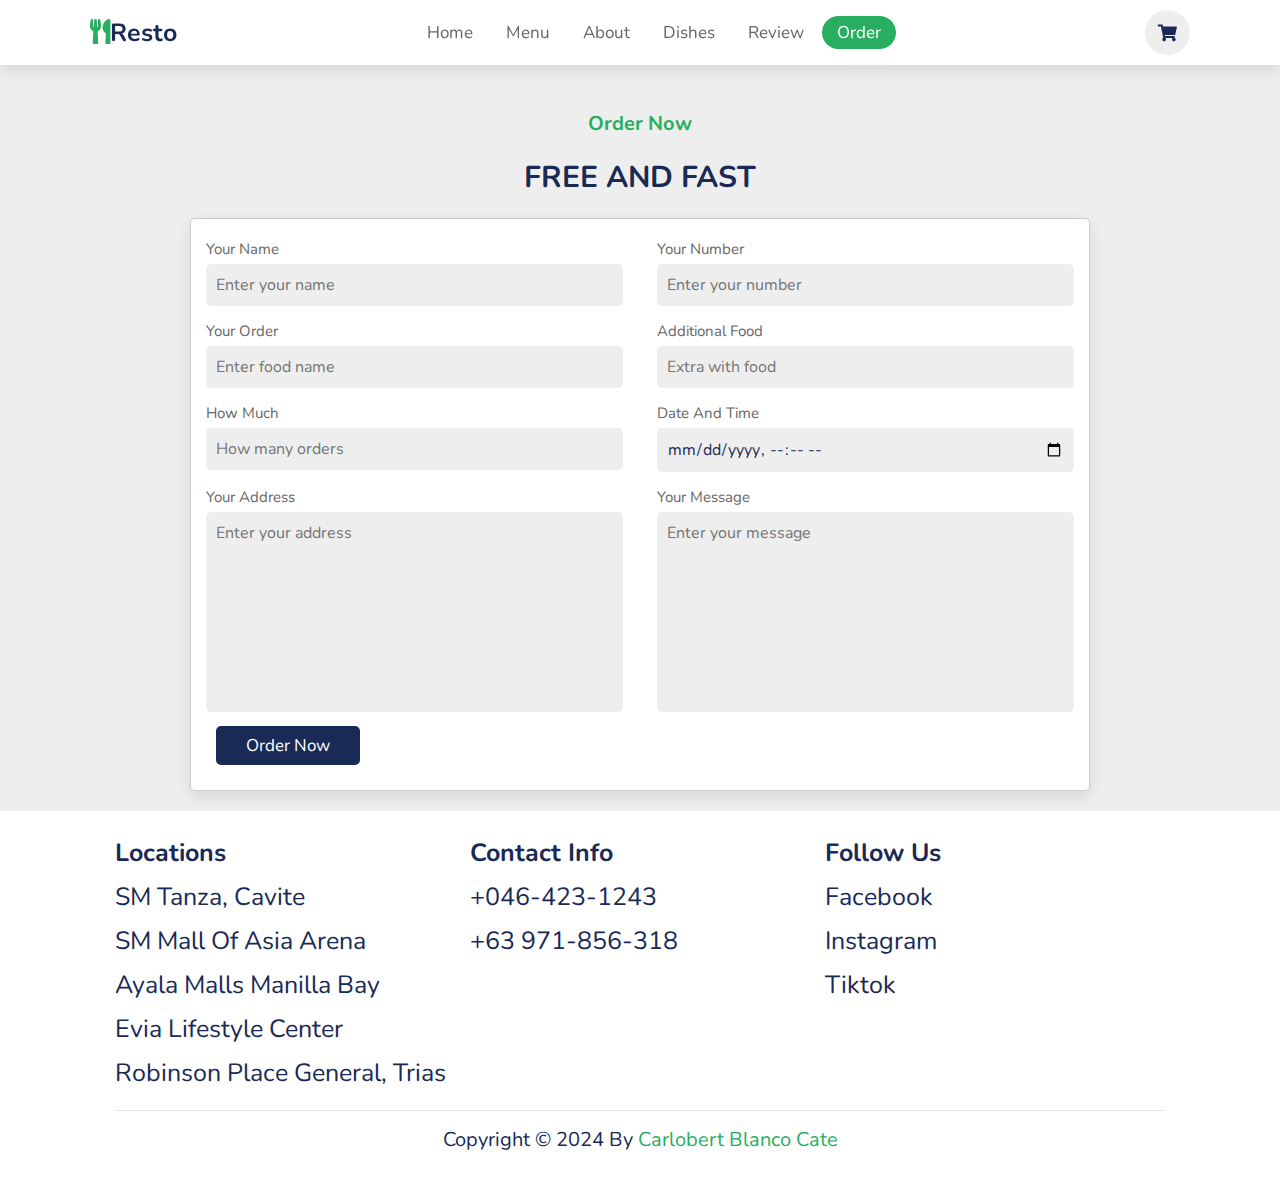
<file: order.html>
<!DOCTYPE html>
<html lang="en">
<head>
    <meta charset="UTF-8">
    <meta http-equiv="X-UA-Compatible" content="IE=edge">
    <meta name="viewport" content="width=device-width, initial-scale=1.0">
    <title>Food Website Design</title>

    <link rel="stylesheet" href="https://unpkg.com/swiper/swiper-bundle.min.css"/>
    <link rel="stylesheet" href="https://cdnjs.cloudflare.com/ajax/libs/font-awesome/5.15.3/css/all.min.css">
    <link rel="stylesheet" href="style.css">
</head>
<body>

<!-- header section starts -->
<header>
    <a href="#" class="logo"><i class="fas fa-utensils"></i>resto</a>

    <nav class="navbar">
        <a href="index.html">home</a>
        <a href="dishes.html">menu</a>
        <a href="about.html">about</a>
        <a href="menu.html">dishes</a>
        <a href="review.html">review</a>
        <a class="active"  href="order.html">order</a>
    </nav>

    <div class="icons">
        <i class="fas fa-bars" id="menu-bars"></i>
        <i class="fas fa-shopping-cart"></i>
    </div>
</header>
<!-- header section ends -->
<!--order section starts-->

<section class="order" id="order">
    <h3 class="sub-heading">Order Now</h3>
    <h1 class="heading">Free and Fast</h1>

    <form id="orderForm">
        <div class="inputBox">
            <div class="input">
                <span>Your Name</span>
                <input type="text" name="name" placeholder="Enter your name" required>
            </div>
            <div class="input">
                <span>Your Number</span>
                <input type="number" name="number" placeholder="Enter your number" required>
            </div>
        </div>

        <div class="inputBox">
            <div class="input">
                <span>Your Order</span>
                <input type="text" name="order" placeholder="Enter food name" required>
            </div>
            <div class="input">
                <span>Additional Food</span>
                <input type="text" name="additional" placeholder="Extra with food">
            </div>
        </div>

        <div class="inputBox">
            <div class="input">
                <span>How Much</span>
                <input type="number" name="quantity" placeholder="How many orders" required>
            </div>
            <div class="input">
                <span>Date and Time</span>
                <input type="datetime-local" name="datetime" required>
            </div>
        </div>

        <div class="inputBox">
            <div class="input">
                <span>Your Address</span>
                <textarea name="address" cols="30" rows="10" placeholder="Enter your address" required></textarea>
            </div>
            <div class="input">
                <span>Your Message</span>
                <textarea name="message" cols="30" rows="10" placeholder="Enter your message"></textarea>
            </div>
        </div>

        <input type="submit" value="Order Now" class="btn">
    </form>

</section>

<!--order section ends-->
<!--footer section starts-->

<section class="footer">
    <div class="box-container">
        <div class="box">
            <h3>Locations</h3>
            <a href="#">SM Tanza, Cavite</a>
            <a href="#">SM Mall of Asia Arena</a>
            <a href="#">Ayala Malls Manilla Bay</a>
            <a href="#">Evia Lifestyle Center</a>
            <a href="#">Robinson Place General, Trias</a>
        </div>
        <div class="box">
            <h3>Contact Info</h3>
            <a href="tel:+046-423-1243">+046-423-1243</a>
            <a href="tel:+63971-856-318">+63 971-856-318</a>
        </div>
        <div class="box">
            <h3>Follow Us</h3>
            <a href="https://www.facebook.com/">Facebook</a>
            <a href="https://www.instagram.com/">Instagram</a>
            <a href="https://www.tiktok.com/">Tiktok</a>
        </div>
    </div>

    <div class="credit"> 
        Copyright &copy; 2024 by <span>carlobert blanco cate</span>
    </div>
</section>

<script src="https://unpkg.com/swiper/swiper-bundle.min.js"></script>
<script src="script.js"></script>
<script>
    document.getElementById('orderForm').addEventListener('submit', function(event) {
        event.preventDefault();
        // Get form data
        const formData = new FormData(this);
        const data = {};
        formData.forEach((value, key) => {
            data[key] = value;
        });

        // Process form data (e.g., send to server)
        console.log(data);

        // Show confirmation message or handle form submission
        alert('Order placed successfully!');
    });
</script>
</body>
</html>
</file>
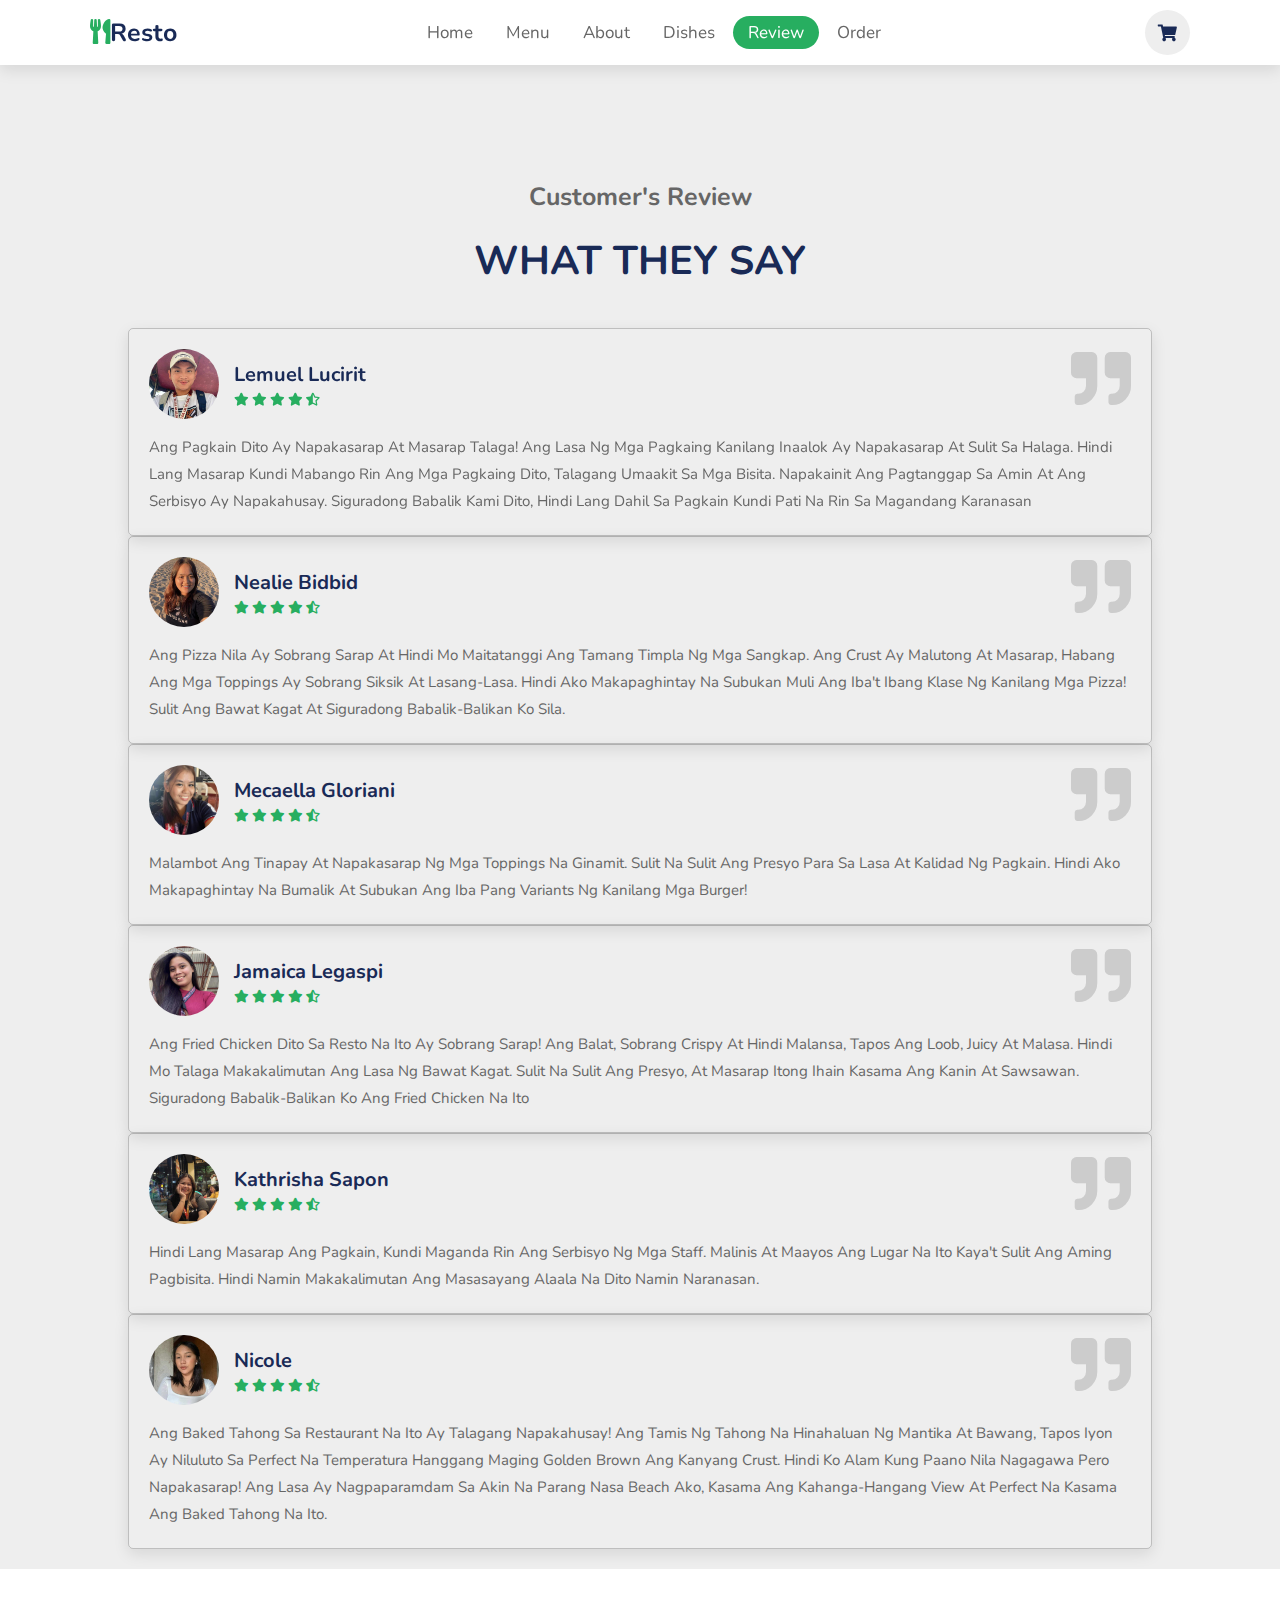
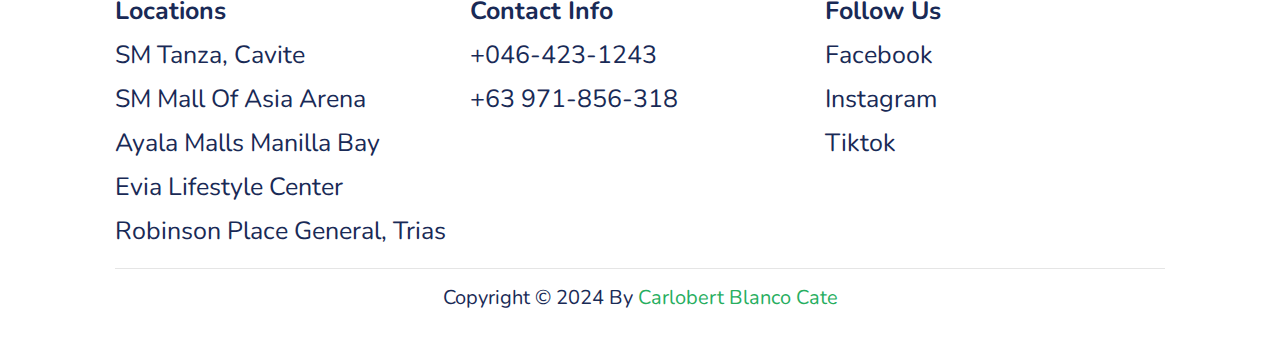
<file: review.html>
<!DOCTYPE html>
<html lang="en">
<head>
    <meta charset="UTF-8">
    <meta http-equiv="X-UA-Compatible" content="IE=edge">
    <meta name="viewport" content="width=device-width, initial-scale=1.0">
    <title>Food Website Design</title>

    <link rel="stylesheet" href="https://unpkg.com/swiper/swiper-bundle.min.css"/>
    <link rel="stylesheet" href="https://cdnjs.cloudflare.com/ajax/libs/font-awesome/5.15.3/css/all.min.css">
    <link rel="stylesheet" href="style.css">
</head>
<body>

<!-- header section starts -->
<header>
    <a href="#" class="logo"><i class="fas fa-utensils"></i>resto</a>

    <nav class="navbar">
        <a href="index.html">home</a>
        <a href="dishes.html">menu</a>
        <a href="about.html">about</a>
        <a href="menu.html">dishes</a>
        <a class="active"  href="review.html">review</a>
        <a href="order.html">order</a>
    </nav>

    <div class="icons">
        <i class="fas fa-bars" id="menu-bars"></i>
        <i class="fas fa-shopping-cart"></i>
    </div>
</header>

<!-- header section ends -->
<section class="review" id="review">
    <h3 class="sub-heading">Customer's Review</h3>
    <h1 class="heading">What They Say</h1>
        <div class="swiper-container review-slider">
            <div class="swiper-wrapper">
            <div class="swiper-slide slide">
                <i class="fas fa-quote-right"></i>
                <div class="user">
                    <img src="customer1.jpg" alt="User Image">
                    <div class="user-info">
                        <h3>lemuel lucirit</h3>
                        <div class="stars">
                            <i class="fas fa-star"></i>
                            <i class="fas fa-star"></i>
                            <i class="fas fa-star"></i>
                            <i class="fas fa-star"></i>
                            <i class="fas fa-star-half-alt"></i>
                        </div>
                    </div>
                </div>
                <p>Ang pagkain dito ay napakasarap at masarap talaga! Ang lasa ng mga pagkaing kanilang inaalok ay napakasarap at sulit sa halaga. Hindi lang masarap kundi mabango rin ang mga pagkaing dito, talagang umaakit sa mga bisita. Napakainit ang pagtanggap sa amin at ang serbisyo ay napakahusay. Siguradong babalik kami dito, hindi lang dahil sa pagkain kundi pati na rin sa magandang karanasan</p>
            </div>
        </div>

            <div class="swiper-slide slide">
                <i class="fas fa-quote-right"></i>
                <div class="user">
                    <img src="customer2.jpg" alt="User Image">
                    <div class="user-info">
                        <h3>Nealie Bidbid</h3>
                        <div class="stars">
                            <i class="fas fa-star"></i>
                            <i class="fas fa-star"></i>
                            <i class="fas fa-star"></i>
                            <i class="fas fa-star"></i>
                            <i class="fas fa-star-half-alt"></i>
                        </div>
                    </div>
                </div>
                <p>Ang pizza nila ay sobrang sarap at hindi mo maitatanggi ang tamang timpla ng mga sangkap. Ang crust ay malutong at masarap, habang ang mga toppings ay sobrang siksik at lasang-lasa. Hindi ako makapaghintay na subukan muli ang iba't ibang klase ng kanilang mga pizza! Sulit ang bawat kagat at siguradong babalik-balikan ko sila.</p>
            </div>

            <div class="swiper-slide slide">
                <i class="fas fa-quote-right"></i>
                <div class="user">
                    <img src="customer3.jpg" alt="User Image">
                    <div class="user-info">
                        <h3>mecaella gloriani</h3>
                        <div class="stars">
                            <i class="fas fa-star"></i>
                            <i class="fas fa-star"></i>
                            <i class="fas fa-star"></i>
                            <i class="fas fa-star"></i>
                            <i class="fas fa-star-half-alt"></i>
                        </div>
                    </div>
                </div>
                <p>Malambot ang tinapay at napakasarap ng mga toppings na ginamit. Sulit na sulit ang presyo para sa lasa at kalidad ng pagkain. Hindi ako makapaghintay na bumalik at subukan ang iba pang variants ng kanilang mga burger!</p>
            </div>

            <div class="swiper-slide slide">
                <i class="fas fa-quote-right"></i>
                <div class="user">
                    <img src="customer4.jpg" alt="User Image">
                    <div class="user-info">
                        <h3>Jamaica legaspi</h3>
                        <div class="stars">
                            <i class="fas fa-star"></i>
                            <i class="fas fa-star"></i>
                            <i class="fas fa-star"></i>
                            <i class="fas fa-star"></i>
                            <i class="fas fa-star-half-alt"></i>
                        </div>
                    </div>
                </div>
                <p>Ang fried chicken dito sa resto na ito ay sobrang sarap! Ang balat, sobrang crispy at hindi malansa, tapos ang loob, juicy at malasa. Hindi mo talaga makakalimutan ang lasa ng bawat kagat. Sulit na sulit ang presyo, at masarap itong ihain kasama ang kanin at sawsawan. Siguradong babalik-balikan ko ang fried chicken na ito</p>
            </div>

            <div class="swiper-slide slide">
                <i class="fas fa-quote-right"></i>
                <div class="user">
                    <img src="customer5.jpg" alt="User Image">
                    <div class="user-info">
                        <h3>Kathrisha sapon</h3>
                        <div class="stars">
                            <i class="fas fa-star"></i>
                            <i class="fas fa-star"></i>
                            <i class="fas fa-star"></i>
                            <i class="fas fa-star"></i>
                            <i class="fas fa-star-half-alt"></i>
                        </div>
                    </div>
                </div>
                <p>Hindi lang masarap ang pagkain, kundi maganda rin ang serbisyo ng mga staff. Malinis at maayos ang lugar na ito kaya't sulit ang aming pagbisita. Hindi namin makakalimutan ang masasayang alaala na dito namin naranasan.</p>
            </div>

            <div class="swiper-slide slide">
                <i class="fas fa-quote-right"></i>
                <div class="user">
                    <img src="customer6.jpg" alt="User Image">
                    <div class="user-info">
                        <h3>nicole</h3>
                        <div class="stars">
                            <i class="fas fa-star"></i>
                            <i class="fas fa-star"></i>
                            <i class="fas fa-star"></i>
                            <i class="fas fa-star"></i>
                            <i class="fas fa-star-half-alt"></i>
                        </div>
                    </div>
                </div>
                <p>Ang baked tahong sa restaurant na ito ay talagang napakahusay! Ang tamis ng tahong na hinahaluan ng mantika at bawang, tapos iyon ay niluluto sa perfect na temperatura hanggang maging golden brown ang kanyang crust. Hindi ko alam kung paano nila nagagawa pero napakasarap! Ang lasa ay nagpaparamdam sa akin na parang nasa beach ako, kasama ang kahanga-hangang view at perfect na kasama ang baked tahong na ito.</p>
            </div>
    </div>
</section>
<!--footer section stars-->

<section class="footer">

    <div class="box-container">

        <div class="box">
            <h3>Locations</h3>
            <a href="#">SM Tanza, Cavite</a>
            <a href="#">SM Mall of Asia Arena</a>
            <a href="#">Ayala Malls Manilla Bay</a>
            <a href="#">Evia Lifestyle Center</a>
            <a href="#">Robinson Place General, Trias</a>
        </div>


        <div class="box">
            <h3>Contact Info</h3>
            <a href="tel:+046-423-1243">+046-423-1243</a>
            <a href="tel:+63971-856-318">+63 971-856-318</a>
        </div>

        <div class="box">
            <h3>Follow Us</h3>
            <a href="https://www.facebook.com/">Facebook</a>
            <a href="https://www.instagram.com/">Instagram</a>
            <a href="https://www.tiktok.com/">Tiktok</a>
        </div>


    </div>

    <div class="credit"> 
        Copyright &copy; 2024 by <span>carlobert blanco cate</span>
    </div>

</section>


<!--footer section ends-->
<script src="https://unpkg.com/swiper/swiper-bundle.min.js"></script>
<script src="script.js"></script>
</body>
</html>
</file>
<file: style.css>
@import url('https://fonts.googleapis.com/css2?family=Nunito:wght@200;300;400;600;700&display=swap');

:root{
    --green: #27ae60;
    --black: #192a56;
    --light-color: #666;
    --box-shadow: 0 .5rem 1.5rem rgba(0,0,0,.1);
}

*{
    font-family: 'Nunito', sans-serif;
    margin: 0;
    padding: 0;
    box-sizing: border-box;
    text-decoration: none;
    outline: none;
    border: none;
    text-transform: capitalize;
    transition: all .2s linear;
}

html{
    font-size: 62.5%;
    overflow-x: hidden;
    scroll-padding-top: 5.5rem;
    scroll-behavior: smooth;
}

section{
    padding: 2rem 9%;
}

section:nth-child(even){
    background: #eee;
}

.sub-heading{
    text-align: center;
    color: var(--green);
    font-size: 2rem;
    padding-top: 1rem;
}

.heading{
    text-align: center;
    color: var(--black);
    font-size: 3rem;
    padding-bottom: 2rem;
    text-transform: uppercase;
}

.btn{
    margin: 1rem;
    display: inline-block;
    font-size: 1.7rem;
    color: #fff;
    background: var(--black);
    border-radius: .5rem;
    cursor: pointer;
    padding: .8rem 3rem;
}

.btn:hover{
    background: var(--green);
    letter-spacing: .1rem;
}

header{
    position: fixed;
    top: 0; left: 0; right: 0;
    background: #fff;
    padding: 1rem 7%;
    display: flex;
    align-items: center;
    justify-content: space-between;
    z-index: 1000;
    box-shadow: var(--box-shadow);
}

header .logo{
    color: var(--black);
    font-size: 2.5rem;
    font-weight: bolder;
}

header .logo i{
    color: var(--green);
}

header .nav__bar {
    max-width: var(--max-width);
    margin: auto;
    padding: 1.5rem 1rem;
    display: flex;
    align-items: center;
    gap: 1rem;
}


header .navbar a{
    font-size: 1.7rem;
    border-radius: 5rem;
    padding: .5rem 1.5rem;
    color: var(--light-color);
}

header .navbar a.active,
header .navbar a:hover{
    color: #fff;
    background: var(--green);
}

header .icons i,
header .icons a{
    cursor: pointer;
    margin-left: 1.5rem;
    height: 4.5rem;
    line-height: 4.5rem;
    width: 4.5rem;
    text-align: center;
    font-size: 1.7rem;
    color: var(--black);
    border-radius: 50%;
    background: #eee;
}

header .icons i:hover,
header .icons a:hover{
    color: #fff;
    background: var(--green);
    transform: rotate(360deg);
}

header .icons #menu-bars{
    display: none;
}

#search-form{
    position: fixed;
    top: 110%; left: 0;
    height: 100%; width: 100%;
    z-index: 1004;
    background: rgba(0,0,0,.8);
    display: flex;
    align-items: center;
    justify-content: center;
    padding: 0 1rem;
}

#search-form.active{
    top: 0;
}

#search-form #search-box{
    width: 50rem;
    border-bottom: 1rem solid #fff;
    padding: 1rem 0;
    color: #fff;
    font-size: 3rem;
    background: none;
}

#search-form #search-box::placeholder{
    color: #eee;
}

#search-form #search-box::-webkit-search-cancel-button{
    -webkit-appearance: none;
}

#search-form label{
    color: #fff;
    cursor: pointer;
    font-size: 3rem;
}

#search-form label:hover{
    color: var(--green);
}

#search-form #close{
    position: absolute;
    color: #fff;
    cursor: pointer;
    top: 2rem; right: 3rem;
    font-size: 5rem;
}

.home .home-slider .slide{
    display: flex;
    align-items: center;
    flex-wrap: wrap;
    gap: 2rem;
    padding-top: 9rem;
}

.home .home-slider .slide .content{
    flex: 1 1 45rem;
}

.home .home-slider .slide .image{
    flex: 1 1 45rem;
}

.home .home-slider .slide .image img{
    width: 100%;
}

.home .home-slider .slide .content span{
    color: var(--green);
    font-size: 2.5rem;
}

.home .home-slider .slide .content h3{
    color: var(--black);
    font-size: 7rem;
}

.home .home-slider .slide .content p{
    color: var(--light-color);
    font-size: 2.2rem;
    padding: 5rem 0;
    line-height: 1.5;
}

.swiper-pagination-bullet-active{
    background: var(--green);
}

.dishes .box-container {
    display: grid;
    grid-template-columns: repeat(3, 1fr);
    gap: 1.5rem;
}

.dishes .box-container .box {
    padding: 2.5rem;
    background: #fff;
    border-radius: .5rem;
    border: .1rem solid rgba(0, 0, 0, .2);
    box-shadow: var(--box-shadow);
    position: relative;
    overflow: hidden;
    text-align: center;
}

.dishes .box-container .box .fa-heart,
.dishes .box-container .box .fa-eye {
    position: absolute;
    top: 1.5rem;
    background: #eee;
    border-radius: 50%;
    height: 5rem;
    width: 5rem;
    line-height: 5rem;
    font-size: 2rem;
    color: var(--black);
    transition: all .3s ease;
}

.dishes .box-container .box .fa-heart:hover,
.dishes .box-container .box .fa-eye:hover {
    background: var(--green);
    color: #fff; 
}

.dishes .box-container .box .fa-heart {
    right: -15rem;
}

.dishes .box-container .box .fa-eye {
    left: -15rem;
}

.dishes .box-container .box:hover .fa-heart {
    right: 1.5rem;
}

.dishes .box-container .box:hover .fa-eye {
    left: 1.5rem;
}

.dishes .box-container .box img {
    height: 17rem;
    margin: 1rem 0;
}

.dishes .box-container .box h3 {
    color: var(--black);
    font-size: 2.5rem;
}

.dishes .box-container .box .stars {
    padding: 1rem 0;
}

.dishes .box-container .box .stars i {
    font-size: 1.7rem;
    color: var(--green);
}

.dishes .box-container .box .span {
    color: var(--green);
    font-weight: bold; /* Changed from bolder to bold */
    margin-right: 1rem;
    font-size: 2rem; /* Adjusted font-size to match your design */
}


.about .row {
    display: flex;
    flex-wrap: wrap;
    gap: 1.5rem;
    align-items: center;
}

.about .row .image {
    flex: 1 1 45rem;
}

.about .row .image img {
    width: 100%;
}

.about .row .content {
    flex: 1 1 45rem;
}

.about .row .content h3 {
    color: var(--black);
    font-size: 4rem;
    padding: 0.5rem 0;
}

.about .row .content p {
    color: var(--light-color);
    font-size: 1.5rem;
    padding: 0.5rem 0;
    line-height: 2;
}

.about .row .content .icons-container {
    display: flex;
    gap: 1rem;
    flex-wrap: wrap;
    padding: 1rem 0;
    margin-top: 5rem;
}

.about .row .content .icons-container .icons {
    background: #eee;
    border-radius: 5rem;
    border: 0.1rem solid rgba(0, 0, 0, 0.2);
    display: flex;
    align-items: center;
    justify-content: center;
    gap: 1rem;
    flex: 1 1 17rem;
    padding: 1rem; /* Adjust padding as needed */
}

.about .row .content .icons-container .icons i {
    font-size: 2.5rem;
    color: var(--green);
}

.about .row .content .icons-container .icons span {
    font-size: 1.5rem;
    color: var(--black);
}

.menu .box-container {
    display: grid;
    grid-template-columns: repeat(auto-fit, minmax(30rem, 1fr));
    gap: 1.5rem;
}

.menu .box-container .box {
    background: #fff;
    border: 0.1rem solid rgba(0, 0, 0, 0.2);
    border-radius: 0.5rem;
    box-shadow: var(--box-shadow); /* Make sure --box-shadow is defined */
}

.menu .box-container .box .image {
    height: 25rem;
    width: 100%;
    padding: 1.5rem;
    overflow: hidden;
    position: relative;
}

.menu .box-container .box .image img {
    height: 100%;
    width: 100%;
    border-radius: 0.5rem;
    object-fit: cover;
}

.menu .box-container .box .image .fa-heart {
    position: absolute;
    top: 2.5rem;
    right: 2.5rem;
    height: 5rem;
    width: 5rem;
    line-height: 5rem;
    text-align: center;
    font-size: 2rem;
    background: #fff;
    border: none; /* Corrected the border property */
    color: var(--black);
}

.menu .box-container .box .image .fa-heart:hover {
    background-color: var(--green);
    color: #fff;
}

.menu .box-container .box .content {
    padding: 2rem;
    padding-top: 0;
}

.menu .box-container .box .content .stars {
    padding-bottom: 1rem;
}

.menu .box-container .box .content .stars i {
    font-size: 1.7rem;
    color: var(--green);
}

.menu .box-container .box .content h3 {
    color: var(--black);
    font-size: 2.5rem;
}

.menu .box-container .box .content p {
    color: var(--light-color);
    font-size: 1.6rem;
    padding: 1rem 0; /* Adjusted padding for better spacing */
    line-height: 1.5;
}

.menu .box-container .box .content .price {
    color: var(--green);
    margin: 1rem;
    font-size: 2.5rem;
}


.review {
    padding: 9rem 10% 2rem;
    background: #f7f7f7;
}

.review .sub-heading {
    text-align: center;
    font-size: 2.5rem;
    color: var(--light-color);
}

.review .heading {
    text-align: center;
    font-size: 4rem;
    color: var(--black);
    margin-bottom: 2rem;
}

.review .slide {
    padding: 2rem;
    box-shadow: var(--box-shadow);
    border: 0.1rem solid rgba(0, 0, 0, 0.2);
    border-radius: 0.5rem;
    position: relative;
}

.review .slide .fa-quote-right {
    position: absolute;
    top: 2rem;
    right: 2rem;
    font-size: 6rem;
    color: #ccc;
}

.review .slide .user {
    display: flex;
    gap: 1.5rem;
    align-items: center;
    padding-bottom: 1.5rem;
}

.review .slide .user img {
    height: 7rem;
    width: 7rem;
    border-radius: 50%;
    object-fit: cover;
}

.review .slide .user h3 {
    color: var(--black);
    font-size: 2rem;
    padding-bottom: 0.5rem;
}

.review .slide .user .stars i {
    font-size: 1.3rem;
    color: var(--green);
}

.review .slide p {
    font-size: 1.5rem;
    line-height: 1.8;
    color: var(--light-color);
}
.order form {
    max-width: 90rem; /* Changed width to max-width for responsiveness */
    border-radius: 0.5rem;
    box-shadow: var(--box-shadow);
    border: 0.1rem solid rgba(0, 0, 0, 0.2);
    background: #fff;
    padding: 1.5rem;
    margin: 0 auto;
}

.order form .inputBox {
    display: flex;
    flex-wrap: wrap;
    justify-content: space-between;
}

.order form .inputBox .input {
    width: 48%; /* Adjusted width to prevent wrapping issues */
    margin-bottom: 1rem;
}

.order form .inputBox .input span {
    display: block;
    padding: 0.5rem 0;
    font-size: 1.5rem;
    color: var(--light-color);
}

.order form .inputBox .input input,
.order form .inputBox .input textarea {
    background: #eee;
    border-radius: 0.5rem;
    padding: 1rem;
    font-size: 1.6rem;
    color: var(--black);
    text-transform: none;
    width: 100%;
}

.order form .inputBox .input input:focus,
.order form .inputBox .input textarea:focus {
    border: .1rem solid var(--green);
    outline: none; /* Optional: Removes the default outline for a cleaner look */
}


.order form .inputBox .input textarea {
    height: 20rem;
    resize: none;
}

.order form .btn {
    margin-top: 0; /* Adjusted margin for better spacing */
}


.footer .box-container {
    display: grid;
    grid-template-columns: repeat(auto-fit, minmax(25rem, 1fr));
    gap: 1.5rem;
}

.footer .box-container .box h3 {
    padding: .5rem 0;
    font-size: 2.5rem;
    color: var(--black);
}

.footer .box-container .box a {
    display: block;
    padding: .5rem 0;
    font-size: 2.5rem;
    color: var(--black);
}

.footer .box-container .box a:hover {
    color: var(--green);
    text-decoration: underline;
}

.footer .credit {
    text-align: center;
    border-top: .1rem solid rgba(0, 0, 0, .1);
    font-size: 2rem;
    color: var(--black);
    padding: 1.5rem;
    margin-top: 1.5rem;
}

.footer .credit span {
    color: var(--green);
}

















/* media queries */
@media (max-width: 991px){
    html{
        font-size: 55%;
    }

    header{
        padding: 1rem 2rem;
    }

    section{
        padding: 2rem;
    }
}

@media (max-width: 768px){
    header .icons #menu-bars{
        display: inline-block;
    }

    header .navbar{
        position: absolute;
        top: 0; left: 0; right: 0;
        background: #fff;
        border-top: .1rem solid rgba(0,0,0,.2);
        border-bottom: .1rem solid rgba(0,0,0,.2);
        padding: 1rem;
        clip-path: polygon(0 0, 100% 0, 100% 0, 0 0);
        transition: clip-path .5s ease-in-out;
    }

    header .navbar.active{
        clip-path: polygon(0 0, 100% 0, 100% 100%, 0 100%);
    }

    header .navbar a{
        display: block;
        padding: 1.5rem;
        margin: 1rem;
        font-size: 2rem;
        background: #eee;
    }

    #search-form #search-box{
        width: 90%;
        margin: 0 1rem;
    }

    .home .home-slider .silde .content h3{
        font-size: 5rem;
    }
}

@media (max-width: 450px){

    html{
        font-size: 50%;
    }

    .dishes .box-container .boximg{
        height: auto;
        width: 100%;
    }

    .order form ,.inputBox .input{
        width: 100%;
    }
}
/* Add these styles to your existing CSS file */
.cart-item {
    display: flex;
    align-items: center;
    margin-bottom: 20px;
}

.cart-item img {
    width: 100px;
    height: 100px;
    margin-right: 20px;
}

.cart-item h3 {
    margin: 0;
}

.cart-item p {
    margin: 0;
}

.cart-buttons {
    margin-top: 20px;
}

.remove-item {
    background-color: #ff0000;
    color: #ffffff;
    border: none;
    padding: 5px 10px;
    cursor: pointer;
}

.remove-item:hover {
    background-color: #cc0000;
}

#clear-cart {
    background-color: #ff0000;
    color: #ffffff;
    border: none;
    padding: 10px 20px;
    cursor: pointer;
}

#clear-cart:hover {
    background-color: #cc0000;
}
.sub-heading{
    padding: 9rem 10% 2rem;
}

.cart-item {
    display: flex;
    align-items: center;
    margin-bottom: 20px;
}
.cart-item img {
    width: 100px;
    height: 100px;
    margin-right: 20px;
}
.cart-item h3 {
    margin: 0;
}
.cart-item p {
    margin: 0;
}
.cart-buttons {
    margin-top: 20px;
}
</file>
